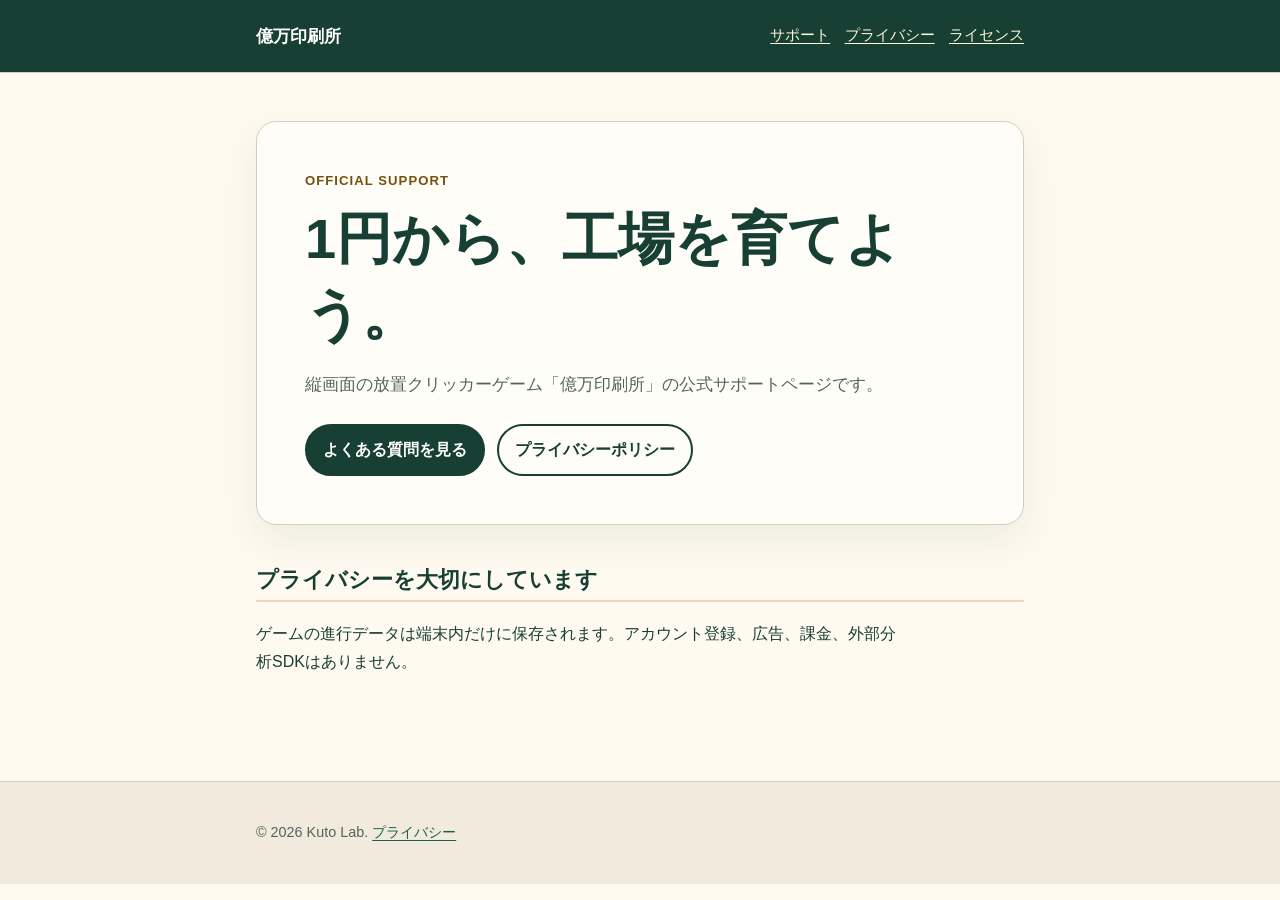
<file: index.html>
<!doctype html>
<html lang="ja">
  <head>
    <meta charset="utf-8" />
    <meta name="viewport" content="width=device-width, initial-scale=1" />
    <meta
      name="description"
      content="億万印刷所の公式サポートとプライバシー情報です。"
    />
    <title>億万印刷所 | サポート</title>
    <link rel="stylesheet" href="./styles.css" />
  </head>
  <body>
    <header class="site-header">
      <div class="site-header__inner">
        <a class="brand" href="./">億万印刷所</a>
        <nav aria-label="主要ナビゲーション">
          <a href="./support.html">サポート</a>
          <a href="./privacy.html">プライバシー</a>
          <a href="./licenses.html">ライセンス</a>
        </nav>
      </div>
    </header>
    <main>
      <section class="hero">
        <p class="eyebrow">OFFICIAL SUPPORT</p>
        <h1>1円から、工場を育てよう。</h1>
        <p class="lead">
          縦画面の放置クリッカーゲーム「億万印刷所」の公式サポートページです。
        </p>
        <div class="actions">
          <a class="button" href="./support.html">よくある質問を見る</a>
          <a class="button button--secondary" href="./privacy.html">プライバシーポリシー</a>
        </div>
      </section>
      <h2>プライバシーを大切にしています</h2>
      <p>
        ゲームの進行データは端末内だけに保存されます。アカウント登録、広告、課金、外部分析SDKはありません。
      </p>
    </main>
    <footer class="site-footer">
      <div class="site-footer__inner">
        <p>&copy; 2026 Kuto Lab. <a href="./privacy.html">プライバシー</a></p>
      </div>
    </footer>
  </body>
</html>
</file>
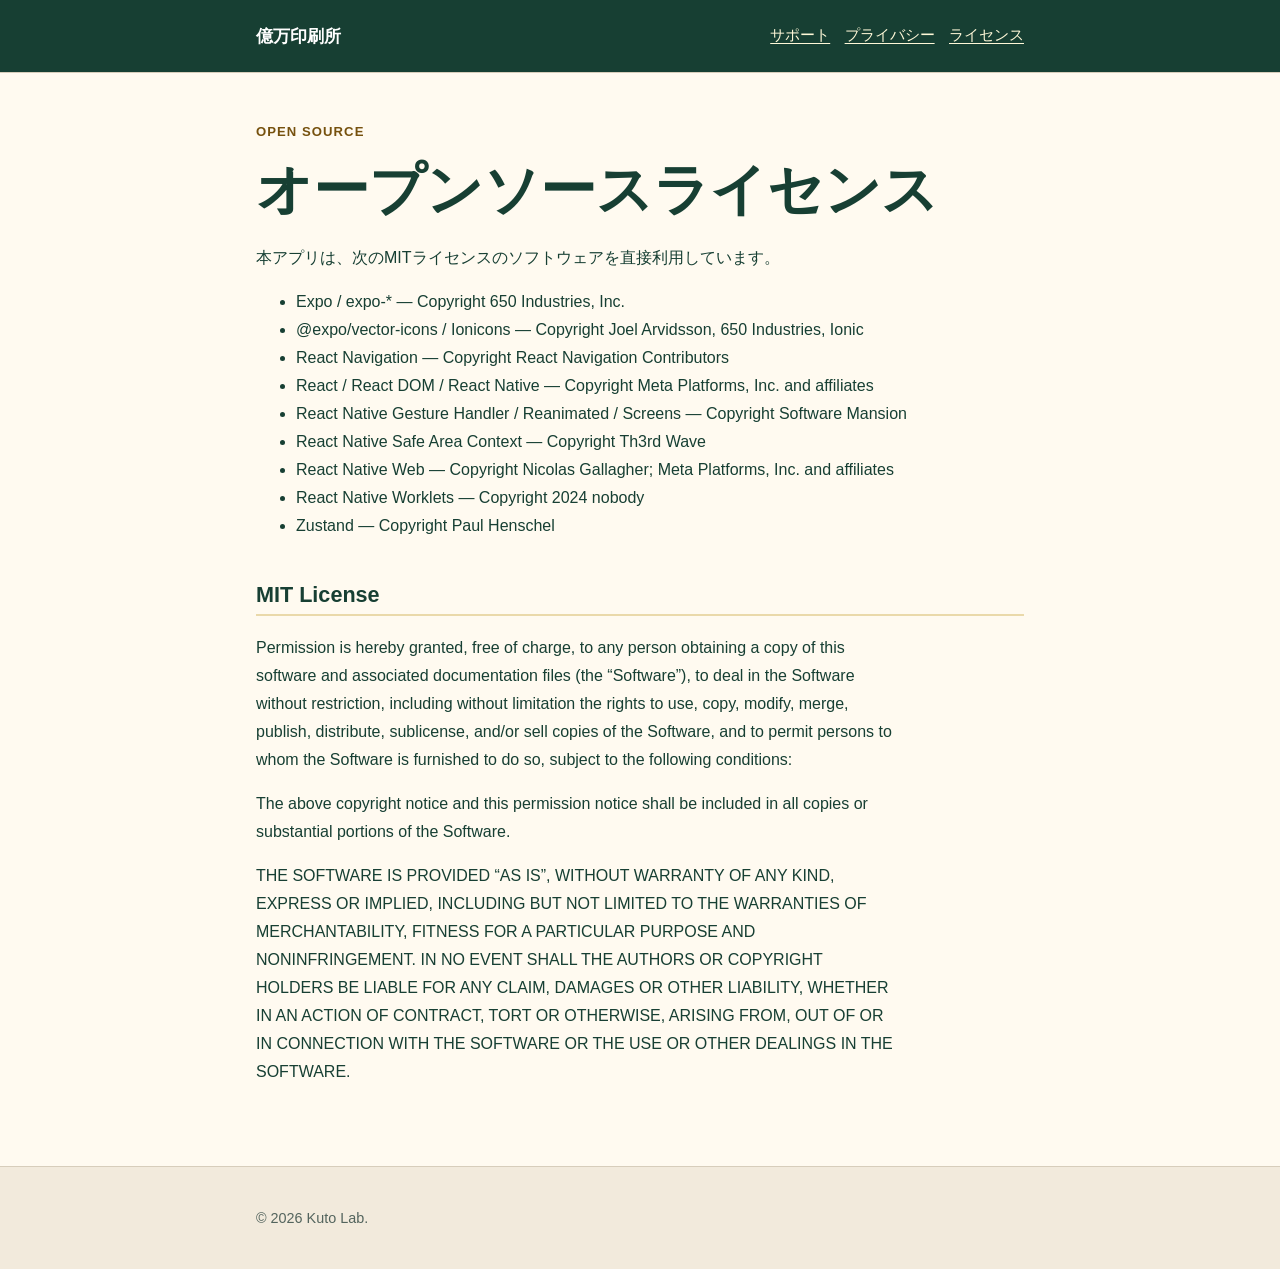
<file: licenses.html>
<!doctype html>
<html lang="ja">
  <head>
    <meta charset="utf-8" />
    <meta name="viewport" content="width=device-width, initial-scale=1" />
    <meta name="description" content="億万印刷所が利用するオープンソースソフトウェアのライセンスです。" />
    <title>オープンソースライセンス | 億万印刷所</title>
    <link rel="stylesheet" href="./styles.css" />
  </head>
  <body>
    <header class="site-header">
      <div class="site-header__inner">
        <a class="brand" href="./">億万印刷所</a>
        <nav aria-label="主要ナビゲーション">
          <a href="./support.html">サポート</a>
          <a href="./privacy.html">プライバシー</a>
          <a aria-current="page" href="./licenses.html">ライセンス</a>
        </nav>
      </div>
    </header>
    <main>
      <p class="eyebrow">OPEN SOURCE</p>
      <h1>オープンソースライセンス</h1>
      <p>本アプリは、次のMITライセンスのソフトウェアを直接利用しています。</p>
      <ul>
        <li>Expo / expo-* — Copyright 650 Industries, Inc.</li>
        <li>@expo/vector-icons / Ionicons — Copyright Joel Arvidsson, 650 Industries, Ionic</li>
        <li>React Navigation — Copyright React Navigation Contributors</li>
        <li>React / React DOM / React Native — Copyright Meta Platforms, Inc. and affiliates</li>
        <li>React Native Gesture Handler / Reanimated / Screens — Copyright Software Mansion</li>
        <li>React Native Safe Area Context — Copyright Th3rd Wave</li>
        <li>React Native Web — Copyright Nicolas Gallagher; Meta Platforms, Inc. and affiliates</li>
        <li>React Native Worklets — Copyright 2024 nobody</li>
        <li>Zustand — Copyright Paul Henschel</li>
      </ul>
      <h2>MIT License</h2>
      <p>
        Permission is hereby granted, free of charge, to any person obtaining a copy of this software and associated documentation files (the “Software”), to deal in the Software without restriction, including without limitation the rights to use, copy, modify, merge, publish, distribute, sublicense, and/or sell copies of the Software, and to permit persons to whom the Software is furnished to do so, subject to the following conditions:
      </p>
      <p>The above copyright notice and this permission notice shall be included in all copies or substantial portions of the Software.</p>
      <p>
        THE SOFTWARE IS PROVIDED “AS IS”, WITHOUT WARRANTY OF ANY KIND, EXPRESS OR IMPLIED, INCLUDING BUT NOT LIMITED TO THE WARRANTIES OF MERCHANTABILITY, FITNESS FOR A PARTICULAR PURPOSE AND NONINFRINGEMENT. IN NO EVENT SHALL THE AUTHORS OR COPYRIGHT HOLDERS BE LIABLE FOR ANY CLAIM, DAMAGES OR OTHER LIABILITY, WHETHER IN AN ACTION OF CONTRACT, TORT OR OTHERWISE, ARISING FROM, OUT OF OR IN CONNECTION WITH THE SOFTWARE OR THE USE OR OTHER DEALINGS IN THE SOFTWARE.
      </p>
    </main>
    <footer class="site-footer"><div class="site-footer__inner"><p>&copy; 2026 Kuto Lab.</p></div></footer>
  </body>
</html>
</file>
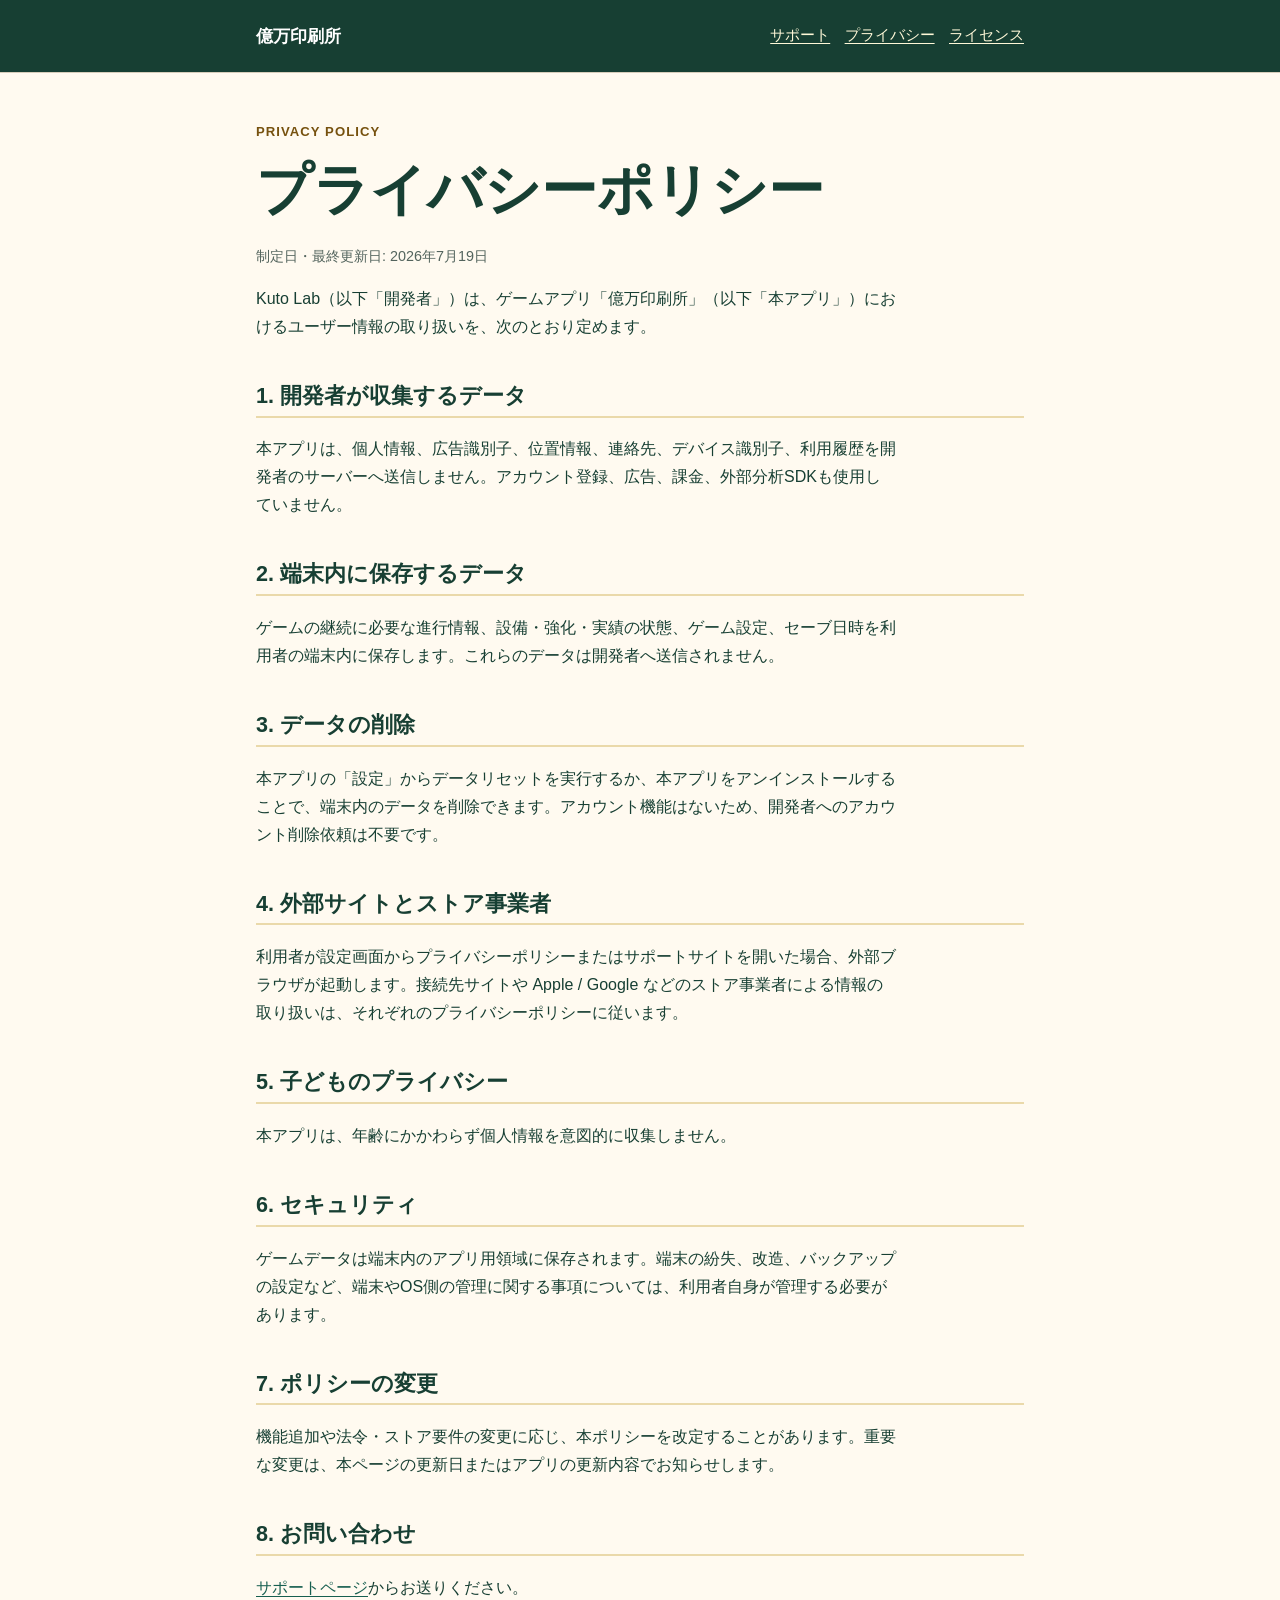
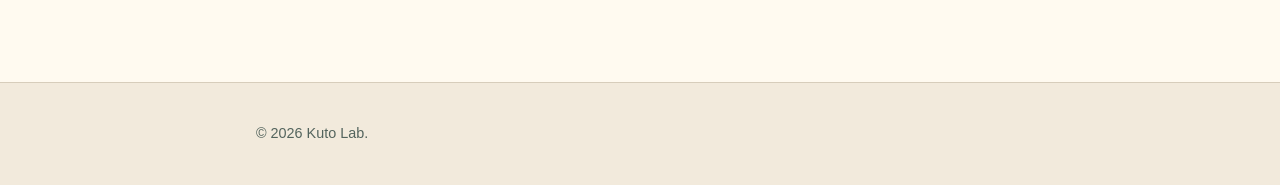
<file: privacy.html>
<!doctype html>
<html lang="ja">
  <head>
    <meta charset="utf-8" />
    <meta name="viewport" content="width=device-width, initial-scale=1" />
    <meta name="description" content="億万印刷所のプライバシーポリシーです。" />
    <title>プライバシーポリシー | 億万印刷所</title>
    <link rel="stylesheet" href="./styles.css" />
  </head>
  <body>
    <header class="site-header">
      <div class="site-header__inner">
        <a class="brand" href="./">億万印刷所</a>
        <nav aria-label="主要ナビゲーション">
          <a href="./support.html">サポート</a>
          <a aria-current="page" href="./privacy.html">プライバシー</a>
          <a href="./licenses.html">ライセンス</a>
        </nav>
      </div>
    </header>
    <main>
      <p class="eyebrow">PRIVACY POLICY</p>
      <h1>プライバシーポリシー</h1>
      <p class="meta">制定日・最終更新日: 2026年7月19日</p>
      <p>
        Kuto Lab（以下「開発者」）は、ゲームアプリ「億万印刷所」（以下「本アプリ」）におけるユーザー情報の取り扱いを、次のとおり定めます。
      </p>

      <h2>1. 開発者が収集するデータ</h2>
      <p>
        本アプリは、個人情報、広告識別子、位置情報、連絡先、デバイス識別子、利用履歴を開発者のサーバーへ送信しません。アカウント登録、広告、課金、外部分析SDKも使用していません。
      </p>

      <h2>2. 端末内に保存するデータ</h2>
      <p>
        ゲームの継続に必要な進行情報、設備・強化・実績の状態、ゲーム設定、セーブ日時を利用者の端末内に保存します。これらのデータは開発者へ送信されません。
      </p>

      <h2>3. データの削除</h2>
      <p>
        本アプリの「設定」からデータリセットを実行するか、本アプリをアンインストールすることで、端末内のデータを削除できます。アカウント機能はないため、開発者へのアカウント削除依頼は不要です。
      </p>

      <h2>4. 外部サイトとストア事業者</h2>
      <p>
        利用者が設定画面からプライバシーポリシーまたはサポートサイトを開いた場合、外部ブラウザが起動します。接続先サイトや Apple / Google などのストア事業者による情報の取り扱いは、それぞれのプライバシーポリシーに従います。
      </p>

      <h2>5. 子どものプライバシー</h2>
      <p>本アプリは、年齢にかかわらず個人情報を意図的に収集しません。</p>

      <h2>6. セキュリティ</h2>
      <p>
        ゲームデータは端末内のアプリ用領域に保存されます。端末の紛失、改造、バックアップの設定など、端末やOS側の管理に関する事項については、利用者自身が管理する必要があります。
      </p>

      <h2>7. ポリシーの変更</h2>
      <p>
        機能追加や法令・ストア要件の変更に応じ、本ポリシーを改定することがあります。重要な変更は、本ページの更新日またはアプリの更新内容でお知らせします。
      </p>

      <h2>8. お問い合わせ</h2>
      <p><a href="./support.html">サポートページ</a>からお送りください。</p>
    </main>
    <footer class="site-footer">
      <div class="site-footer__inner"><p>&copy; 2026 Kuto Lab.</p></div>
    </footer>
  </body>
</html>
</file>
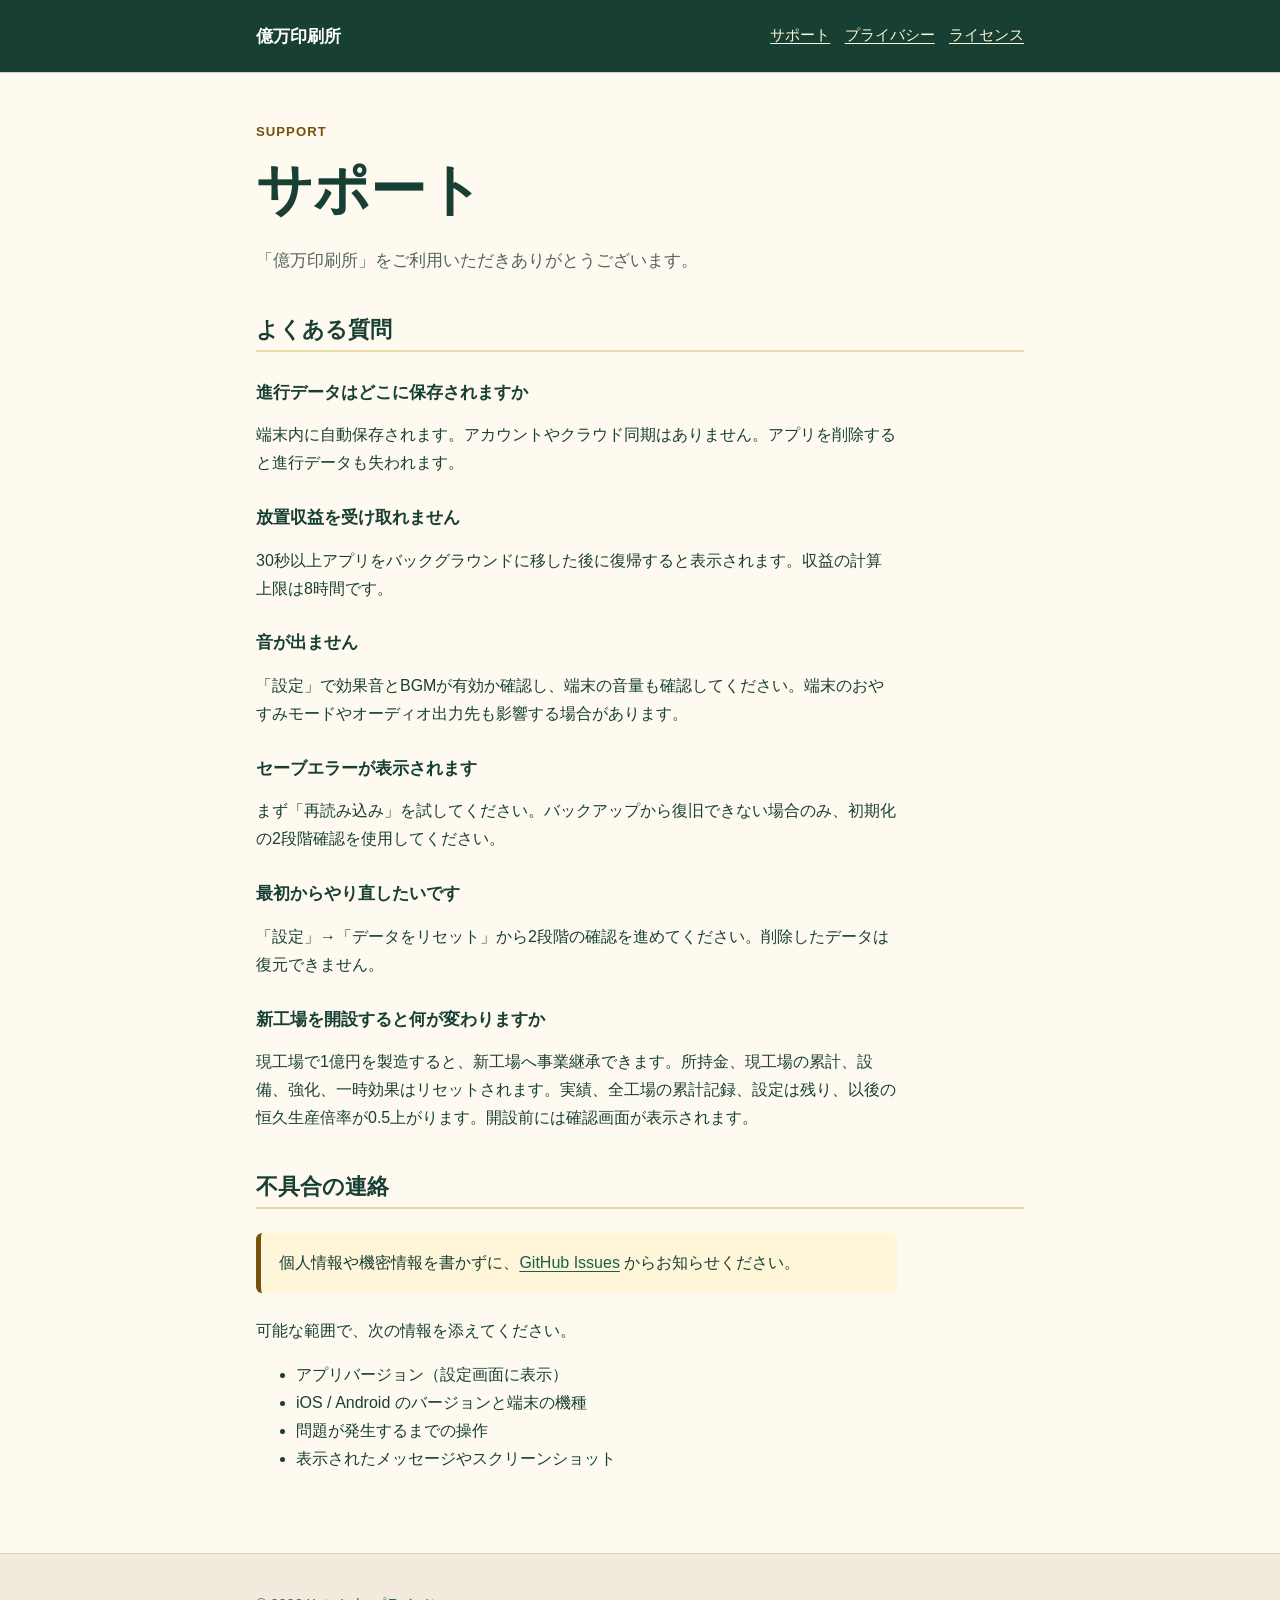
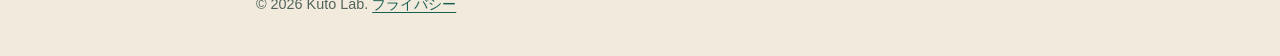
<file: support.html>
<!doctype html>
<html lang="ja">
  <head>
    <meta charset="utf-8" />
    <meta name="viewport" content="width=device-width, initial-scale=1" />
    <meta name="description" content="億万印刷所のサポートとよくある質問です。" />
    <title>サポート | 億万印刷所</title>
    <link rel="stylesheet" href="./styles.css" />
  </head>
  <body>
    <header class="site-header">
      <div class="site-header__inner">
        <a class="brand" href="./">億万印刷所</a>
        <nav aria-label="主要ナビゲーション">
          <a aria-current="page" href="./support.html">サポート</a>
          <a href="./privacy.html">プライバシー</a>
          <a href="./licenses.html">ライセンス</a>
        </nav>
      </div>
    </header>
    <main>
      <p class="eyebrow">SUPPORT</p>
      <h1>サポート</h1>
      <p class="lead">「億万印刷所」をご利用いただきありがとうございます。</p>

      <h2>よくある質問</h2>
      <h3>進行データはどこに保存されますか</h3>
      <p>
        端末内に自動保存されます。アカウントやクラウド同期はありません。アプリを削除すると進行データも失われます。
      </p>

      <h3>放置収益を受け取れません</h3>
      <p>
        30秒以上アプリをバックグラウンドに移した後に復帰すると表示されます。収益の計算上限は8時間です。
      </p>

      <h3>音が出ません</h3>
      <p>
        「設定」で効果音とBGMが有効か確認し、端末の音量も確認してください。端末のおやすみモードやオーディオ出力先も影響する場合があります。
      </p>

      <h3>セーブエラーが表示されます</h3>
      <p>
        まず「再読み込み」を試してください。バックアップから復旧できない場合のみ、初期化の2段階確認を使用してください。
      </p>

      <h3>最初からやり直したいです</h3>
      <p>
        「設定」→「データをリセット」から2段階の確認を進めてください。削除したデータは復元できません。
      </p>

      <h3>新工場を開設すると何が変わりますか</h3>
      <p>
        現工場で1億円を製造すると、新工場へ事業継承できます。所持金、現工場の累計、設備、強化、一時効果はリセットされます。実績、全工場の累計記録、設定は残り、以後の恒久生産倍率が0.5上がります。開設前には確認画面が表示されます。
      </p>

      <h2>不具合の連絡</h2>
      <p class="notice">
        個人情報や機密情報を書かずに、<a href="https://github.com/kuto87/okuman-printing-support/issues/new/choose"
          >GitHub Issues</a
        >
        からお知らせください。
      </p>
      <p>可能な範囲で、次の情報を添えてください。</p>
      <ul>
        <li>アプリバージョン（設定画面に表示）</li>
        <li>iOS / Android のバージョンと端末の機種</li>
        <li>問題が発生するまでの操作</li>
        <li>表示されたメッセージやスクリーンショット</li>
      </ul>
    </main>
    <footer class="site-footer">
      <div class="site-footer__inner">
        <p>&copy; 2026 Kuto Lab. <a href="./privacy.html">プライバシー</a></p>
      </div>
    </footer>
  </body>
</html>
</file>
<file: styles.css>
:root {
  color-scheme: light;
  --ink: #173f33;
  --ink-soft: #53645d;
  --paper: #fffaf0;
  --paper-strong: #fffdf8;
  --gold: #76510e;
  --line: #d7cdbb;
  --focus: #0b6ecf;
}

* {
  box-sizing: border-box;
}

html {
  background: var(--paper);
  font-family: -apple-system, BlinkMacSystemFont, "Segoe UI", "Hiragino Sans",
    "Yu Gothic UI", sans-serif;
  line-height: 1.75;
}

body {
  margin: 0;
  color: var(--ink);
}

a {
  color: #175f50;
  text-underline-offset: 0.2em;
}

a:hover {
  color: #0e453a;
}

a:focus-visible {
  border-radius: 0.2rem;
  outline: 3px solid var(--focus);
  outline-offset: 3px;
}

.site-header {
  border-bottom: 1px solid var(--line);
  background: var(--ink);
  color: #fff;
}

.site-header__inner,
main,
.site-footer__inner {
  width: min(100% - 2rem, 48rem);
  margin-inline: auto;
}

.site-header__inner {
  display: flex;
  align-items: center;
  justify-content: space-between;
  gap: 1rem;
  min-height: 4.5rem;
  padding-block: 0.75rem;
}

.brand {
  color: #fff;
  font-size: 1.08rem;
  font-weight: 800;
  text-decoration: none;
}

nav {
  display: flex;
  flex-wrap: wrap;
  gap: 0.9rem;
}

nav a {
  color: #fff8d8;
  font-size: 0.92rem;
}

main {
  min-height: calc(100vh - 12rem);
  padding-block: 3rem 4rem;
}

.hero {
  padding: clamp(1.5rem, 5vw, 3rem);
  border: 1px solid var(--line);
  border-radius: 1.25rem;
  background: var(--paper-strong);
  box-shadow: 0 1rem 2.5rem rgba(23, 63, 51, 0.08);
}

.eyebrow {
  margin: 0 0 0.5rem;
  color: var(--gold);
  font-size: 0.82rem;
  font-weight: 800;
  letter-spacing: 0.08em;
}

h1,
h2,
h3 {
  line-height: 1.35;
}

h1 {
  margin: 0 0 1rem;
  font-size: clamp(2rem, 7vw, 3.5rem);
}

h2 {
  margin-top: 2.5rem;
  padding-bottom: 0.35rem;
  border-bottom: 2px solid #ead9aa;
  font-size: 1.35rem;
}

h3 {
  margin-top: 1.8rem;
  font-size: 1.08rem;
}

p,
li {
  max-width: 72ch;
}

.lead {
  color: var(--ink-soft);
  font-size: 1.08rem;
}

.actions {
  display: flex;
  flex-wrap: wrap;
  gap: 0.75rem;
  margin-top: 1.5rem;
}

.button {
  display: inline-flex;
  min-height: 2.75rem;
  align-items: center;
  justify-content: center;
  padding: 0.65rem 1rem;
  border: 2px solid var(--ink);
  border-radius: 999px;
  background: var(--ink);
  color: #fff;
  font-weight: 750;
  text-decoration: none;
}

.button--secondary {
  background: transparent;
  color: var(--ink);
}

.notice {
  margin-block: 1.5rem;
  padding: 1rem 1.15rem;
  border-left: 0.35rem solid var(--gold);
  border-radius: 0.4rem;
  background: #fff5d9;
}

.meta {
  color: var(--ink-soft);
  font-size: 0.9rem;
}

.site-footer {
  border-top: 1px solid var(--line);
  background: #f2eadc;
}

.site-footer__inner {
  padding-block: 1.5rem;
  color: var(--ink-soft);
  font-size: 0.9rem;
}

@media (max-width: 35rem) {
  .site-header__inner {
    align-items: flex-start;
    flex-direction: column;
  }

  main {
    padding-top: 1.5rem;
  }
}

@media (prefers-reduced-motion: reduce) {
  *,
  *::before,
  *::after {
    scroll-behavior: auto !important;
  }
}
</file>
